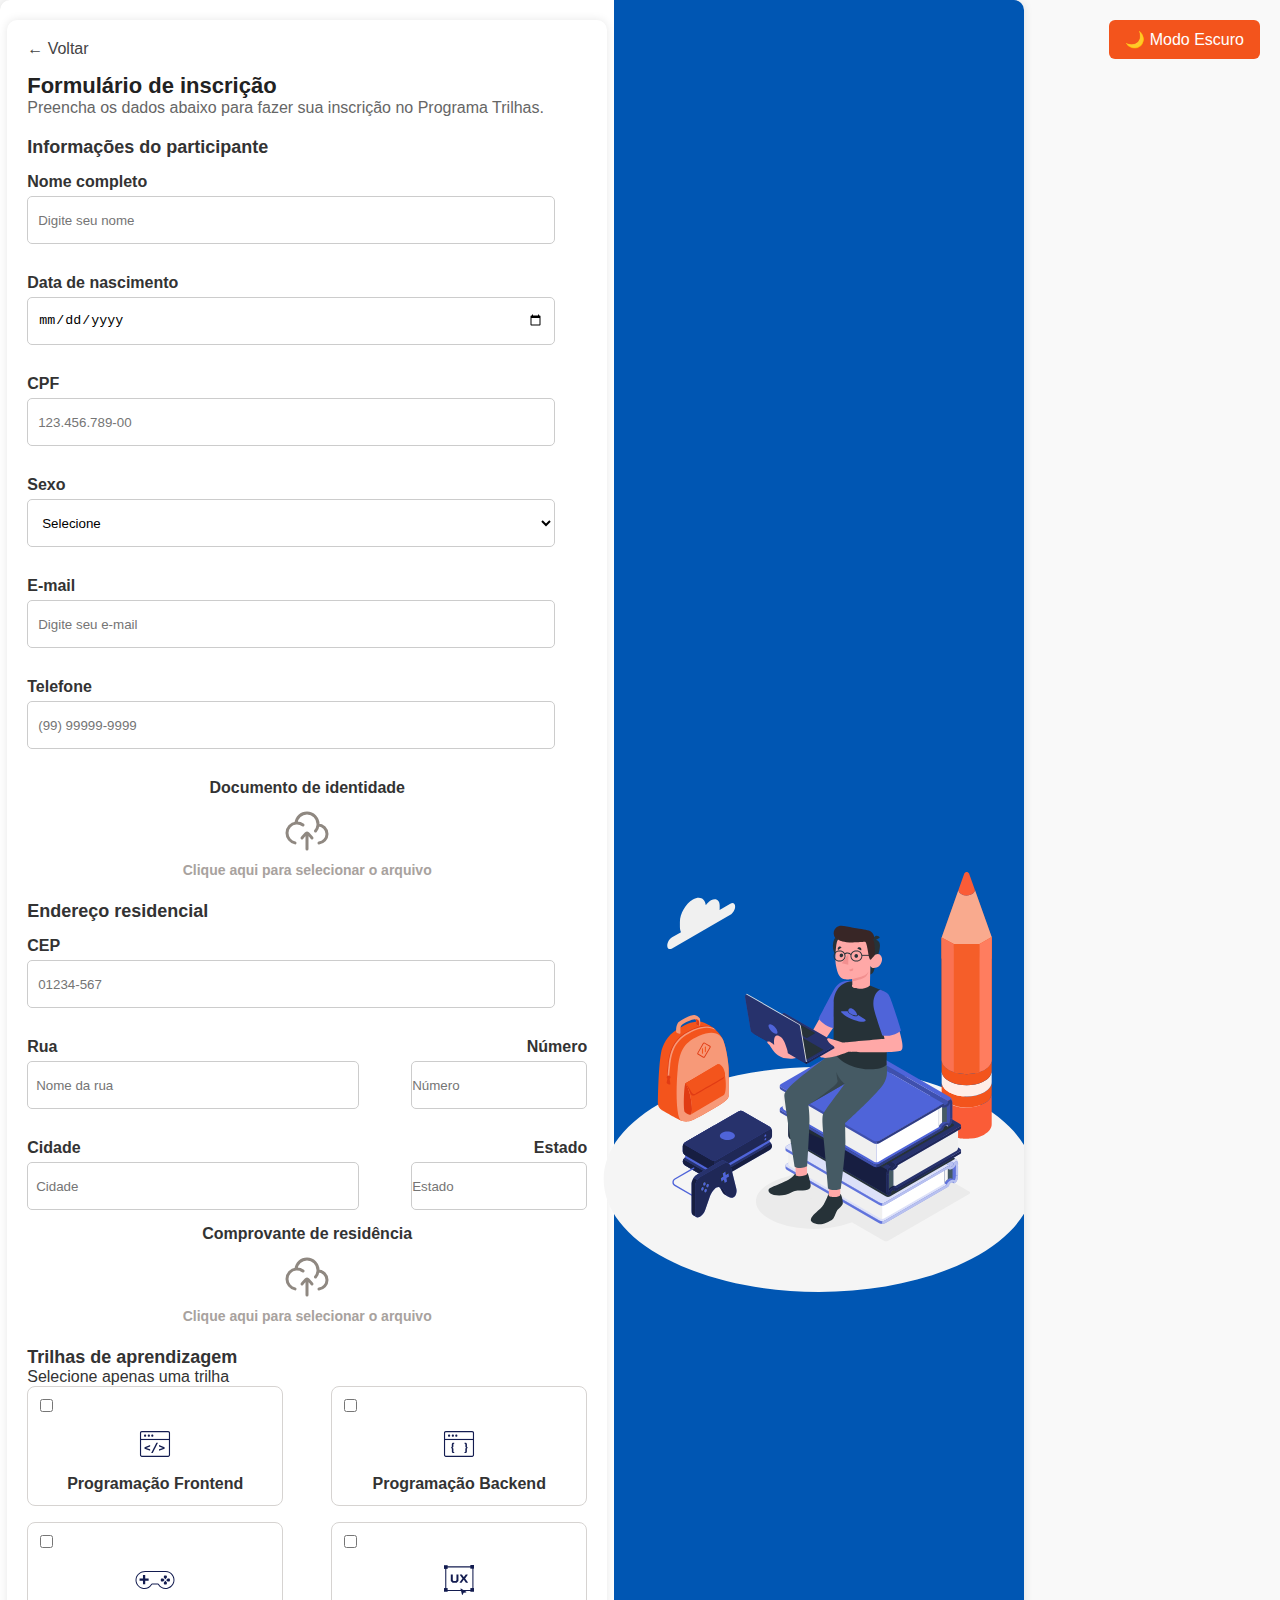
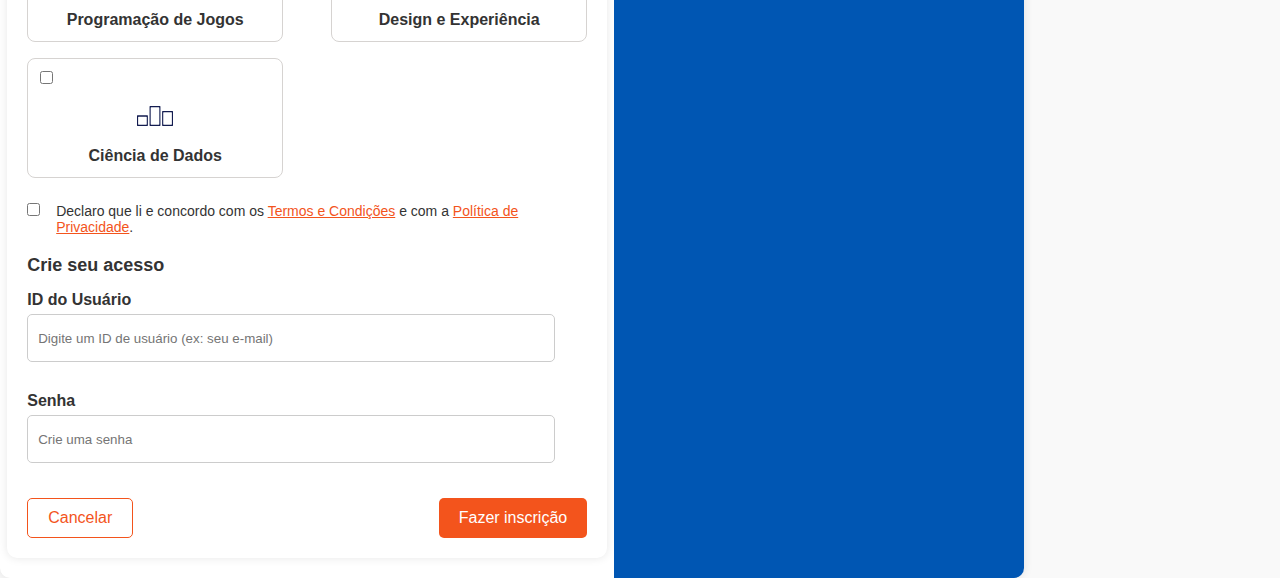
<file: index.html>
<!DOCTYPE html>
<html lang="pt-BR">
  <head>
    <meta charset="UTF-8" />
    <meta name="viewport" content="width=device-width, initial-scale=1.0" />
    <title>Formulário de Inscrição</title>
    <link rel="stylesheet" href="styles.css" />
  </head>
  <body>
    <div class="conteudo">
      <div class="imagem-lateral">
        <img src="assets/Ilustration.svg" alt="Banner Inscrição" />
        <button id="toggle-dark-mode" class="dark-mode-toggle">🌙 Modo Escuro</button>
      </div>
    <div class="container">
      <a href="#" class="voltar">&larr; Voltar</a>
      <h2>Formulário de inscrição</h2>
      <p class="descricao">
        Preencha os dados abaixo para fazer sua inscrição no Programa Trilhas.
      </p>

      <h3>Informações do participante</h3>
      <form>
        <div class="form-control">
          <label for="nome">Nome completo</label>
          <input class="input" type="text" id="nome" placeholder="Digite seu nome" required />
        </div>
        
        <div class="form-control">
          <label for="data-nascimento">Data de nascimento</label>
          <input class="input" type="date" id="data-nascimento" name="data-nascimento" required />
        </div>
        
        <div class="form-control">
          <label for="cpf">CPF</label>
          <input class="input" type="text" id="cpf" placeholder="123.456.789-00" required />
        </div>
        
        <div class="form-control">
          <label for="sexo">Sexo</label>
          <select class="input" id="sexo" required>
            <option value="">Selecione</option>
            <option value="feminino">Feminino</option>
            <option value="masculino">Masculino</option>
          </select>
        </div>
        
        <div class="form-control">
          <label for="email">E-mail</label>
          <input type="email" id="email" placeholder="Digite seu e-mail" required class="input" />
        </div>
        
        <div class="form-control">
          <label for="telefone">Telefone</label>
          <input type="tel" id="telefone" placeholder="(99) 99999-9999" required class="input" />
        </div>

        <label for="comprovante" class="upload-label">
          <span class="label-text">Documento de identidade</span>
          <img
            src="assets/cloud-upload.svg"
            alt="logo cloud upload"
            class="upload-image"
          />
          <p class="upload-text">Clique aqui para selecionar o arquivo</p>
        </label>
        <input
          type="file"
          id="comprovante"
          class="input-hidden"
          accept="image/*"
        />

        <h3>Endereço residencial</h3>

        <div class="form-control">
          <label for="cep">CEP</label>
          <input type="text" id="cep" placeholder="01234-567" required class="input" />
        </div>

        <div class="endereco-grid">
          <div>
            <label for="rua">Rua</label>
            <input
              type="text"
              id="rua"
              placeholder="Nome da rua"
              required
              class="input_endereco_1"
            />
          </div>

          <div class="input-container">
            <label for="numero">Número</label>
            <input
              type="text"
              id="numero"
              placeholder="Número"
              required
              class="input_endereco_2"
            />
          </div>

          <div>
            <label for="cidade">Cidade</label>
            <input
              type="text"
              id="cidade"
              placeholder="Cidade"
              required
              class="input_endereco_1"
            />
          </div>

          <div class="input-container">
            <label for="estado">Estado</label>
            <input
              type="text"
              id="estado"
              placeholder="Estado"
              required
              class="input_endereco_2"
            />
          </div>
        </div>

        <label for="comprovante" class="upload-label">
          <span class="label-text">Comprovante de residência</span>
          <img
            src="assets/cloud-upload.svg"
            alt="logo cloud upload"
            class="upload-image"
          />
          <p class="upload-text">Clique aqui para selecionar o arquivo</p>
        </label>
        <input
          type="file"
          id="comprovante"
          class="input-hidden"
          accept="image/*"
        />

        <h3>Trilhas de aprendizagem</h3>
        <p>Selecione apenas uma trilha</p>
        <div class="trilhas">
          <div class="card">
            <input type="checkbox" name="trilha" class="input-checkbox" />
            <img
              src="assets/programacao.svg"
              alt="Logo de Programação"
              class="logo-card"
            />
            <span class="linguagem">Programação Frontend</span>
          </div>
          <div class="card">
            <input type="checkbox" name="trilha" class="input-checkbox" />
            <img
              src="assets/programacao-backend.svg"
              alt="Logo de Programação"
              class="logo-card"
            />
            <span class="linguagem">Programação Backend</span>
          </div>
          <div class="card">
            <input type="checkbox" name="trilha" class="input-checkbox" />
            <img
              src="assets/programacao-jogos.svg"
              alt="Logo de Programação"
              class="logo-card"
            />
            <span class="linguagem">Programação de Jogos</span>
          </div>
          <div class="card">
            <input type="checkbox" name="trilha" class="input-checkbox" />
            <img
              src="assets/design.svg"
              alt="Logo de Programação"
              class="logo-card"
            />
            <span class="linguagem">Design e Experiência</span>
          </div>
          <div class="card">
            <input type="checkbox" name="trilha" class="input-checkbox" />
            <img
              src="assets/ciencia-dados.svg"
              alt="Logo de Programação"
              class="logo-card"
            />
            <span class="linguagem">Ciência de Dados</span>
          </div>
        </div>

        <div class="termos">
          <input type="checkbox" id="termos" required />
          <span>
            Declaro que li e concordo com os
            <a href="#" class="orange-text">Termos e Condições</a> e com a
            <a href="#" class="orange-text">Política de Privacidade</a>.
          </span>
        </div>

        <h3>Crie seu acesso</h3>
          <div class="form-control">
            <label for="id-usuario">ID do Usuário</label>
            <input
              type="text"
              id="id-usuario"
              class="input"
              placeholder="Digite um ID de usuário (ex: seu e-mail)"
              required
            />
          </div>

          <div class="form-control">
            <label for="senha">Senha</label>
            <input
              type="password"
              id="senha"
              class="input"
              placeholder="Crie uma senha"
              required
            />
          </div>
        <div class="botoes">
          <button type="button" class="cancelar">Cancelar</button>
          <button type="submit" class="inscricao" id="btnInscrever">Fazer inscrição</button>
        </div>
      </form>
    </div>
    <script src="script.js"></script>
  </body>
</html>
</file>
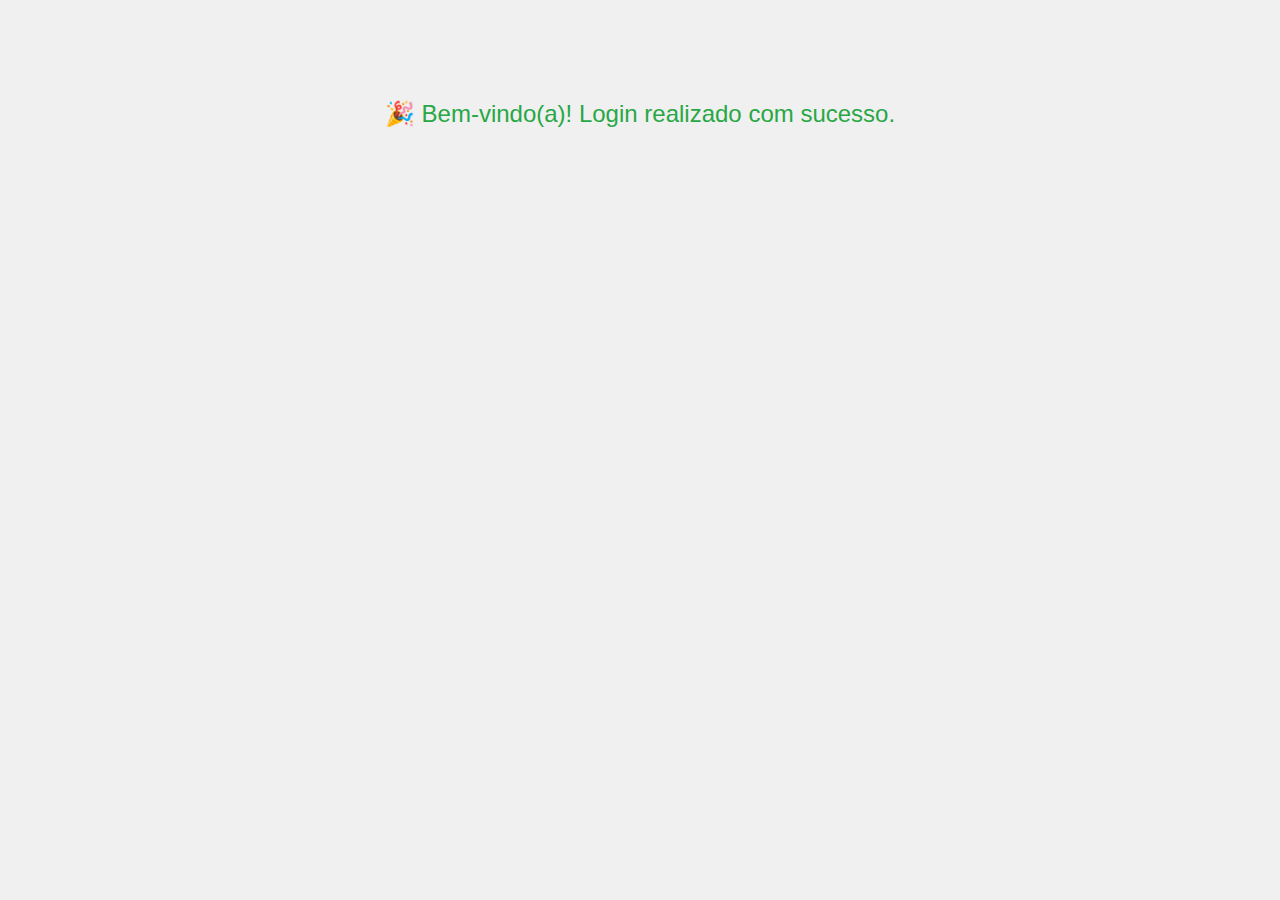
<file: boas-vindas.html>
<!DOCTYPE html>
<html lang="pt-BR">
  <head>
    <meta charset="UTF-8" />
    <title>Bem-vindo</title>
    <link rel="stylesheet" href="boas-vindas.css" />
  </head>
  <body>
    <div class="mensagem">🎉 Bem-vindo(a)! Login realizado com sucesso.</div>
  </body>
</html>
</file>
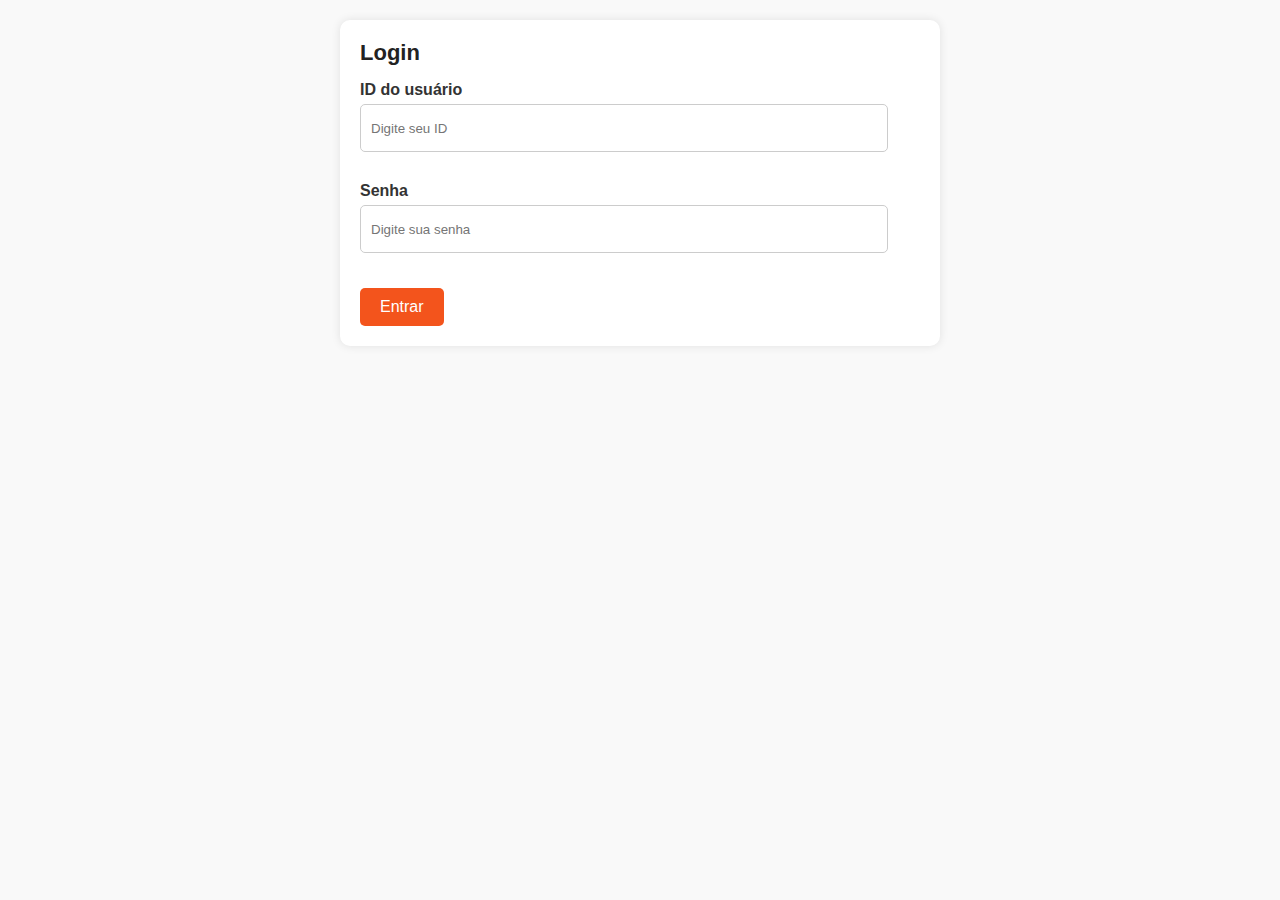
<file: login.html>
<!DOCTYPE html>
<html lang="pt-BR">
  <head>
    <meta charset="UTF-8" />
    <meta name="viewport" content="width=device-width, initial-scale=1.0" />
    <title>Login</title>
    <link rel="stylesheet" href="styles.css" />
  </head>
  <body>
    <div class="container">
      <h2>Login</h2>
      <form id="login-form">
        <div class="form-control">
          <label for="login-id">ID do usuário</label>
          <input
            type="text"
            id="login-id"
            class="input"
            placeholder="Digite seu ID"
            required
          />
        </div>

        <div class="form-control">
          <label for="login-senha">Senha</label>
          <input
            type="password"
            id="login-senha"
            class="input"
            placeholder="Digite sua senha"
            required
          />
        </div>

        <div id="mensagem-erro" class="mensagem-erro"></div>

        <div class="botoes">
          <button type="submit" class="inscricao">Entrar</button>
        </div>
      </form>
    </div>
    <script src="login.js"></script>
  </body>
</html>
</file>
<file: styles.css>
* {
  margin: 0;
  padding: 0;
  box-sizing: border-box;
}

body {
  font-family: Arial, sans-serif;
  margin: 0;
  padding: 0;
  background-color: #f9f9f9;
  color: #333;
}

.conteudo {
  display: flex;
  flex-direction: row-reverse;
  width: 80%;
  max-width: 1100px;
  background-color: white;
  border-radius: 10px;
  overflow: hidden;
  box-shadow: 0 0 10px rgba(0, 0, 0, 0.1);
}

.imagem-lateral {
  width: 40%;
  background: #0056b3;
  display: flex;
  align-items: center;
  justify-content: center;
  padding: 20px;
}

.container {
  max-width: 600px;
  margin: 20px auto;
  background: white;
  padding: 20px;
  border-radius: 10px;
  box-shadow: 0 0 10px rgba(0, 0, 0, 0.1);
}

.voltar {
  display: flex;
  align-items: center;
  text-decoration: none;
  color: #444;
  font-size: 16px;
  margin-bottom: 15px;
}

h2 {
  font-size: 22px;
  font-weight: bold;
  color: #222;
}

.descricao {
  font-size: 16px;
  color: #666;
}

h3 {
  font-size: 18px;
  font-weight: bold;
  margin-top: 30px;
  margin-top: 20px;
}

label {
  display: block;
  margin-top: 15px;
  font-weight: bold;
}

.select {
  width: 100%;
  padding: 8px;
  margin-top: 5px;
  border: 1px solid #ccc;
  border-radius: 5px;
}

.input {
  width: 528px;
  height: 48px;
  border: 1px;
  padding: 10px;
  margin-bottom: 15px;
  margin-top: 5px;
  border: 1px solid #ccc;
  border-radius: 5px;
  background-color: white;
}

.trilhas label {
  display: flex;
  align-items: center;
  gap: 20px;
  margin-top: 5px;
}

.termos {
  display: flex;
  flex-direction: row;
  margin-top: 25px;
  margin-right: 0px;
  font-size: 14px;
  gap: 16px;
  align-items: start;
}

.botoes {
  display: flex;
  justify-content: space-between;
  margin-top: 20px;
}

button {
  padding: 10px 20px;
  border: none;
  border-radius: 5px;
  cursor: pointer;
  font-size: 16px;
}

.cancelar {
  background: #fff;
  color: #f3541c;
  border: 1px solid #f3541c;
}

.inscricao {
  background: #f3541c;
  color: #fff;
}

.trilhas {
  width: 100%;
  display: flex;
  flex-wrap: wrap;
  justify-content: space-between;
  gap: 16px;
}

.trilhas label {
  display: inline-block;
  width: 48%;
  text-align: right;
}

.trilhas .esquerda {
  text-align: left;
  width: 256px;
  height: 120px;
  border: 1px solid #d6d3d1;
  border-radius: 8px;
  display: flex;
  flex-direction: column;
  justify-content: space-around;
}

.button2 {
  width: 256px;
  height: 120px;
  border: 1px solid #d6d3d1;
  border-radius: 8px;
  display: flex;
  flex-direction: column;
  position: relative;
}

.button-checked {
  border: 1px solid #f3541c;
}

.card {
  width: 256px;
  height: 120px;
  border: 1px solid #d6d3d1;
  border-radius: 8px;
  display: flex;
  flex-direction: column;
  position: relative;
  gap: 10px;
  justify-content: space-between;
  padding: 12px;

  align-items: center;
}

.linguagem {
  color: #333;
  font-weight: bold;
  text-align: center;
}

.logo-card {
  width: 40px;
  height: 40px;
}

.input-checkbox {
  margin-right: auto;
}

.endereco-grid {
  display: grid;
  grid-template-columns: repeat(auto-fit, minmax(45%, 1fr));
  gap: 15px;
}

.endereco-grid div {
  display: flex;
  flex-direction: column;
}

.input_endereco_1 {
  width: 332px;
  height: 48px;
  border: 1px radius 8px;
  padding: 8px;
  margin-top: 5px;
  border: 1px solid #ccc;
  border-radius: 5px;
}

.input-container {
  display: flex;
  align-items: flex-end;
  text-align: right;
  width: 100%;
}

.input_endereco_2 {
  width: 176px;
  height: 48px;
  margin-top: 5px;
  border: 1px solid #ccc;
  border-radius: 5px;
}

.orange-text {
  color: #f3541c;
}

.input-hidden {
  display: none;
}

.upload-label {
  display: flex;
  flex-direction: column;
  align-items: center;
  cursor: pointer;
}

.label-text {
  margin-bottom: 10px;
  font-weight: bold;
  font-size: 16px;
}

.upload-image {
  width: 48px;
  height: 48px;
  transition: transform 0.2s ease-in-out;
}

.upload-text {
  width: 400;
  size: 16px;
  line-height: 150%;
  vertical-align: middle;
  margin-top: 5px;
  font-size: 14px;
  color: #a8a29e;
}

/* Botão de modo escuro */
.dark-mode-toggle {
  position: fixed;
  top: 20px;
  right: 20px;
  background: #f3541c;
  color: white;
  border: none;
  padding: 10px 16px;
  border-radius: 6px;
  cursor: pointer;
  z-index: 1000;
}

/* Estilos do modo escuro */
body.dark {
  background-color: #121212;
  color: #f1f1f1;
}

body.dark .container {
  background-color: #1e1e1e;
}

body.dark .input,
body.dark .input_endereco_1,
body.dark .input_endereco_2 {
  background-color: #2c2c2c;
  color: #f1f1f1;
  border: 1px solid #555;
}

body.dark .upload-label {
  color: #f1f1f1;
}

body.dark .card {
  background-color: #2a2a2a;
  border-color: #444;
}

body.dark .inscricao {
  background: #f3541c;
}

body.dark .cancelar {
  background-color: transparent;
  border-color: #f3541c;
  color: #f3541c;
}

/* mesagens de erro  */
.input-erro {
  border: 2px solid red !important;
}

.erro {
  color: red;
  font-size: 0.875rem;
  margin-top: 4px;
}

.mensagem-erro {
  margin-top: 10px;
  font-weight: bold;
}
</file>
<file: boas-vindas.css>
body {
  font-family: sans-serif;
  background-color: #f0f0f0;
  text-align: center;
  margin-top: 100px;
}

.mensagem {
  font-size: 24px;
  color: #28a745;
}
</file>
